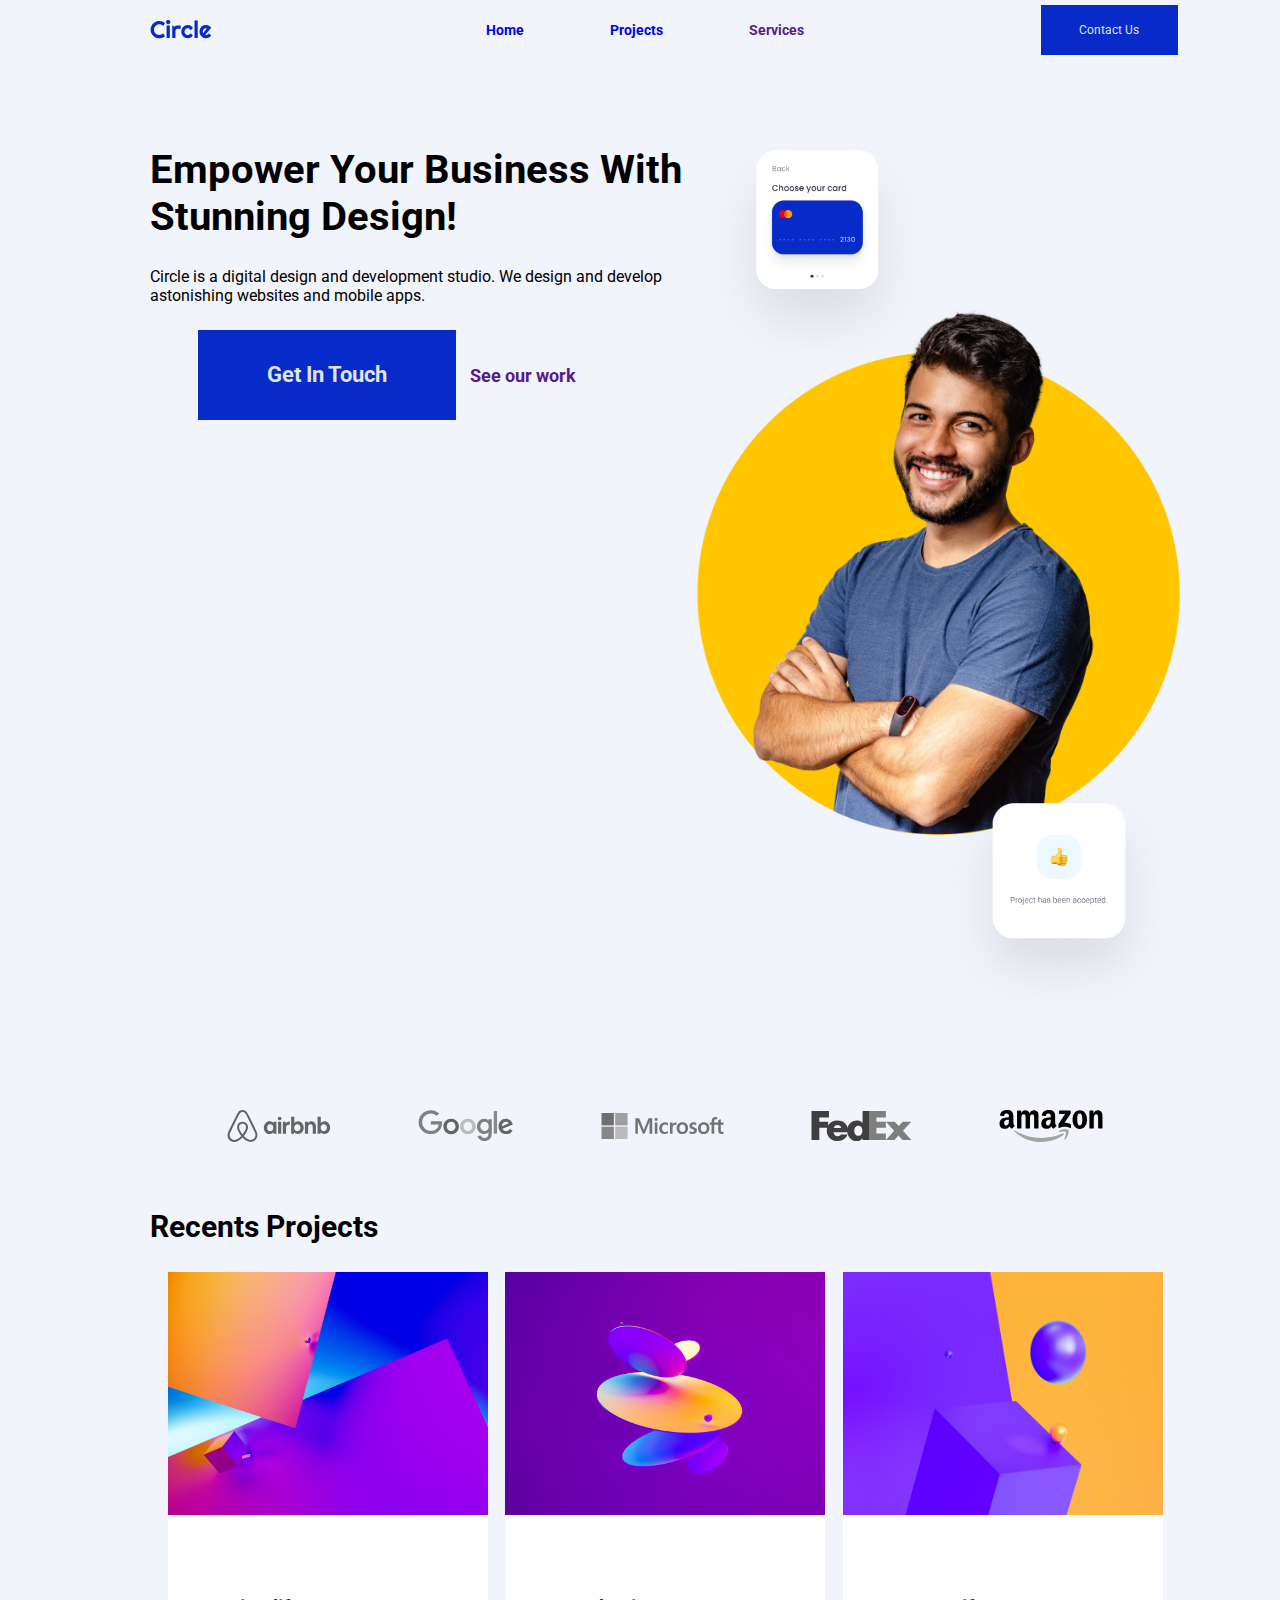
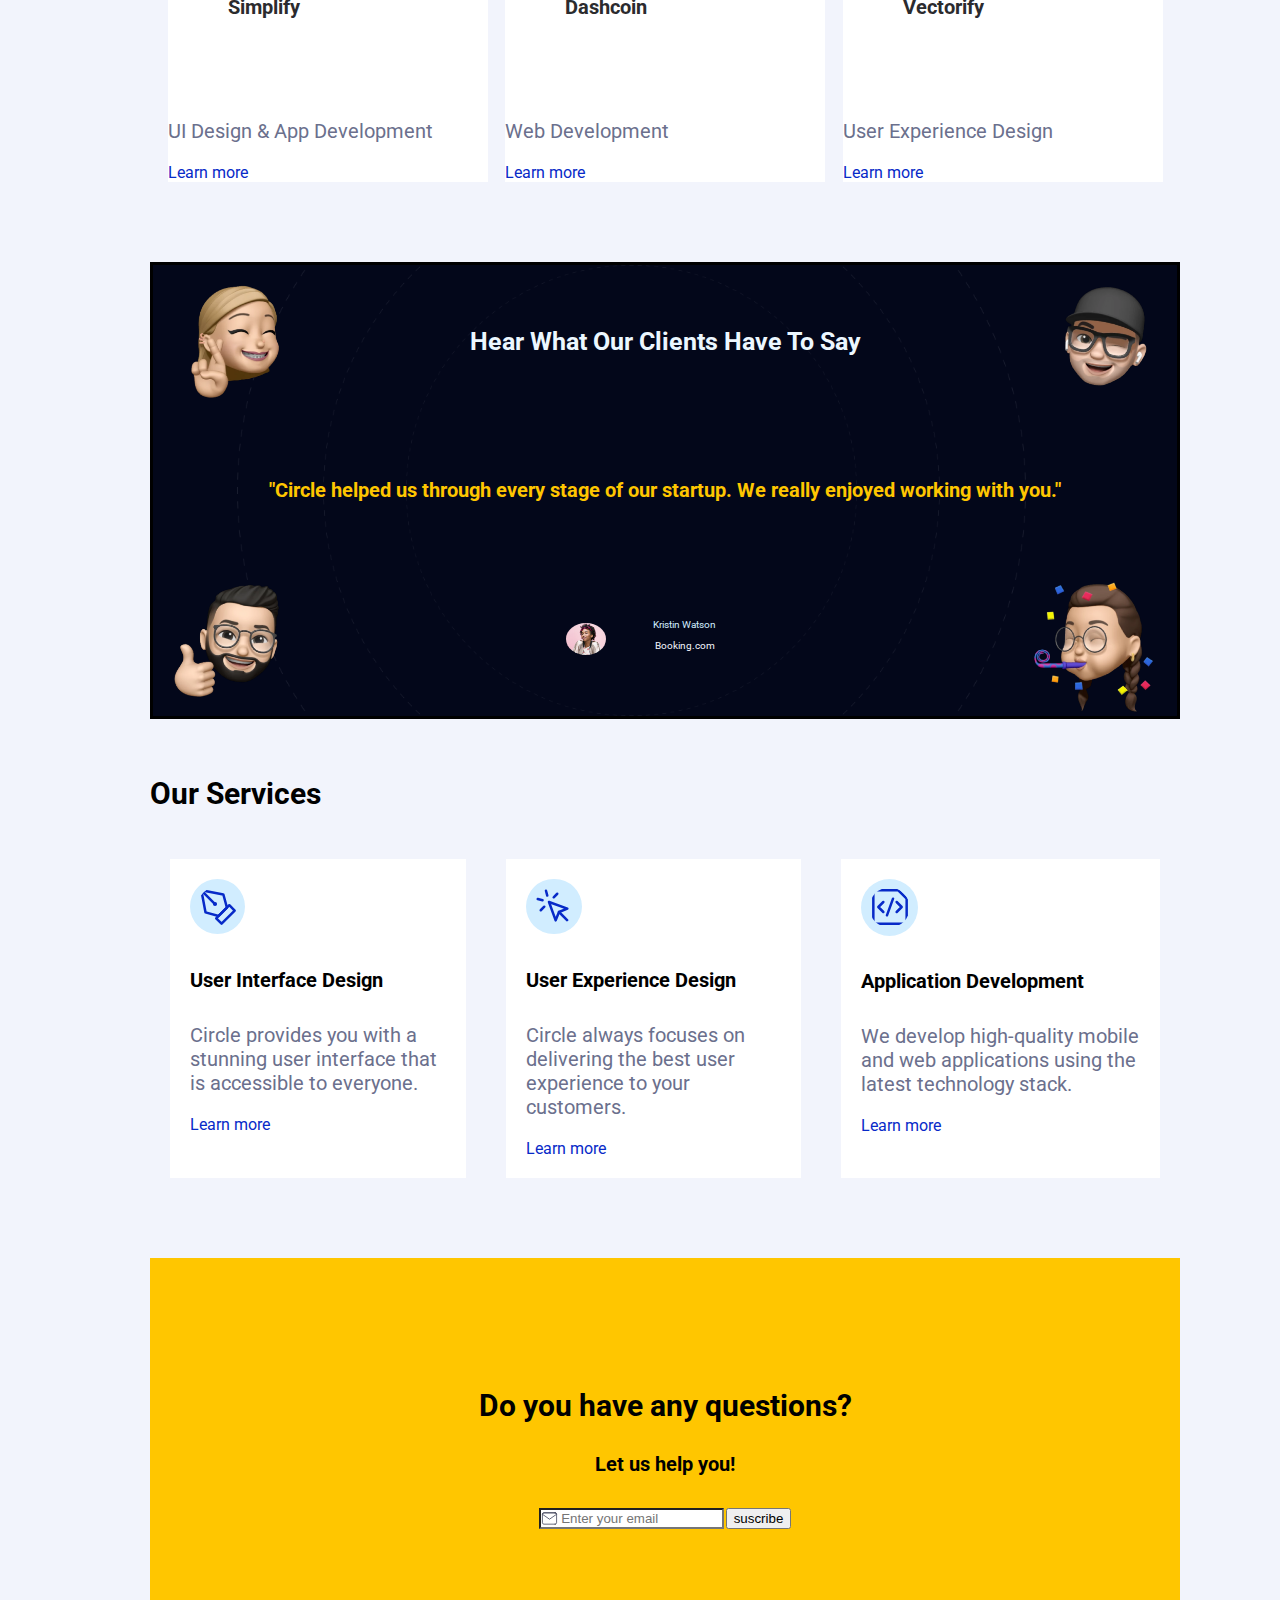
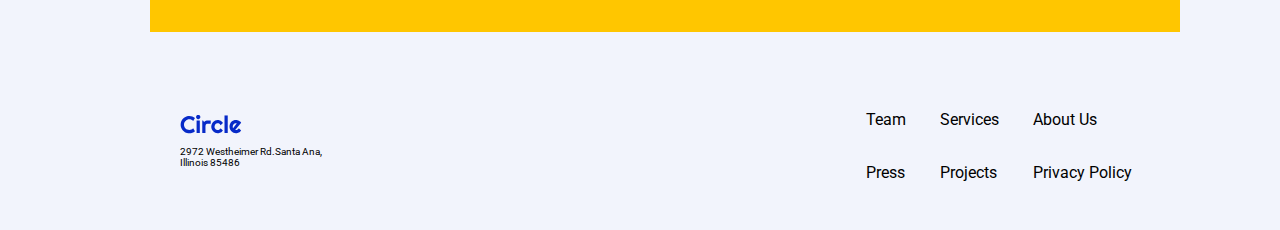
<file: index.html>
<!DOCTYPE html>
<html lang="en">

<head>
    <meta charset="UTF-8" />
    <meta name="viewport" content="width=device-width, initial-scale=1.0" />
    <meta http-equiv="X-UA-Compatible" content="ie=edge" />
    <title>Homepage</title>
    <link rel="stylesheet" href="homepage.css">

</head>

<body>
    <!-- PART 1 -->
    <nav class="menu">

        <a href="Circle"><img src="/project-assets/logos/circle.svg" alt=""></a>

        <ul>
            <li><a href="index.html">Home</a></li>
            <li><a href="project.html">Projects</a></li>
            <li><a href="">Services</a></li>
        </ul>
        <div>
            <a class="blue-button" href="contact-us.html">Contact Us</a>
        </div>

    </nav>

    <!-- PART 2 -->

    <main>
        <section class="hero-section">

            <div class="empower-your">
                <h1>Empower Your Business With Stunning Design!</h1>
                <p id="description-circle">Circle is a digital design and development studio. We design and develop
                    astonishing websites and
                    mobile apps.</p>
                <ul>
                    <li><a class="blue-button" href="">Get In Touch</a></li>
                    <li><a href="">See our work</a></li>
                </ul>

            </div>

            <div class="happy-guy">
                <img id="blue-card" src="/project-assets/hero-section/card-1.png" alt="payment card">
                <img id="thumb-up" src="/project-assets/hero-section/card-2.png" alt="project accepted">



            </div>
        </section>
        <!-- PART 3 -->

        <section class="logos">

            <img class="logo" src="/project-assets/logos/airbnb-logo.svg" alt="airbnb logo">
            <img class="logo" src="/project-assets/logos/google-logo.svg" alt="google logo">
            <img class="logo" src="/project-assets/logos/microsoft-logo.svg" alt="microsoft logo">
            <img class="logo" src="/project-assets/logos/fedex-logo.svg" alt="FedEx logo">
            <img class="logo" src="/project-assets/logos/amazon-logo.svg" alt="amazon logo">
        </section>

        <!-- PART 4 -->
        <section class="projects-section">
            <h3>Recents Projects</h3>
            <div class="projects-container">
                <div class="projet">
                    <img src="/project-assets/projects-section/1.jpg" alt="one">
                    <p class="body-intro-text">Simplify</p>
                    <p class="bit20r">UI Design & App Development</p>
                    <a href="" class="learn-more">Learn more</a>
                </div>
                <div class="projet">
                    <img src="/project-assets/projects-section/2.jpg" alt="one">
                    <p class="body-intro-text"> Dashcoin </p>
                    <p class="bit20r">Web Development</p>
                    <a href="" class="learn-more">Learn more</a>

                </div>
                <div class="projet">
                    <img src="/project-assets/projects-section/3.jpg" alt="one">
                    <p class="body-intro-text">Vectorify</p>
                    <p class="bit20r">User Experience Design</p>
                    <a href="" class="learn-more">Learn more</a>
                </div>
            </div>

        </section>

        <!-- PART 5 -->

        <section class="testimonial-section">

            <div class="line-one">
                <img src="/project-assets/testimonial-section/memoji-1.png" alt="emoji">
                <h4> Hear What Our Clients Have To Say</h4>
                <img src="/project-assets/testimonial-section/memoji-2.png" alt="emoji">
            </div>

            <div class="line-two">
                <quote class="Circle">"Circle helped us through every stage of our startup. We really enjoyed working
                    with
                    you."</quote>
            </div>

            <div class="line-three">
                <img src="/project-assets/testimonial-section/memoji-3.png" alt="emoji">
                <div class="miss-kristin">
                    <img id="kristin-img" src="/project-assets/testimonial-section/profile.png" alt="img">
                    <p class="kristin">Kristin Watson</p>
                    <p class="booking">Booking.com</p>
                </div>
                <img src="/project-assets/testimonial-section/memoji-4.png" alt="emoji">
            </div>

        </section>
        <!-- PART 6 -->

        <section>
            <h3>Our Services</h3>
            <div class="ourServices-container">
                <div class="service">
                    <img src="/project-assets/services-section/icons/1.svg" alt="icon">
                    <h5 class="text-title">User Interface Design</h5>
                    <p class="service-text bit20r">Circle provides you with a stunning user interface that is accessible
                        to
                        everyone.</p>
                    <a href="" class="learn-more">Learn more</a>

                </div>
                <div class="service">
                    <img src="/project-assets/services-section/icons/2.svg" alt="icon">
                    <h5 class="text-title">User Experience Design</h5>
                    <p class="service-text bit20r">Circle always focuses on delivering the best user experience to your
                        customers.
                    </p>
                    <a href="" class="learn-more">Learn more</a>

                </div>

                <div class="service">
                    <img src="/project-assets/services-section/icons/3.svg" alt="icon">
                    <h5 class="text-title">Application Development</h5>
                    <p class="service-text bit20r">We develop high-quality mobile and web applications using the latest
                        technology
                        stack.</p>
                    <a href="" class="learn-more">Learn more</a>

                </div>
            </div>

        </section>

        <!-- PART 7 -->
        <section class="yellow-section">
            <h3 id="questions">Do you have any questions?</h3>
            <h5>Let us help you!</h5>


            <div class="subscription">
                <input id="mail" type="email" placeholder="     Enter your email" required />
                <input type="submit" class="btn" value="suscribe">
                <!-- rectify the letter icon position  -->

            </div>


        </section>

        <!-- PART 8 -->
    </main>
    <footer class="footer-links">
        <div>
            <img src="/project-assets/logos/circle.svg" alt="logo">
            <p class="adresse">2972 Westheimer Rd.Santa Ana,<br> Illinois 85486</p>
        </div>
        <table class="footer-table">
            <tr>
                <td>Team</td>
                <td>Services</td>
                <td>About Us</td>
            </tr>
            <tr>
                <td>Press</td>
                <td>Projects</td>
                <td>Privacy Policy</td>
            </tr>
        </table>

    </footer>
</body>
</file>
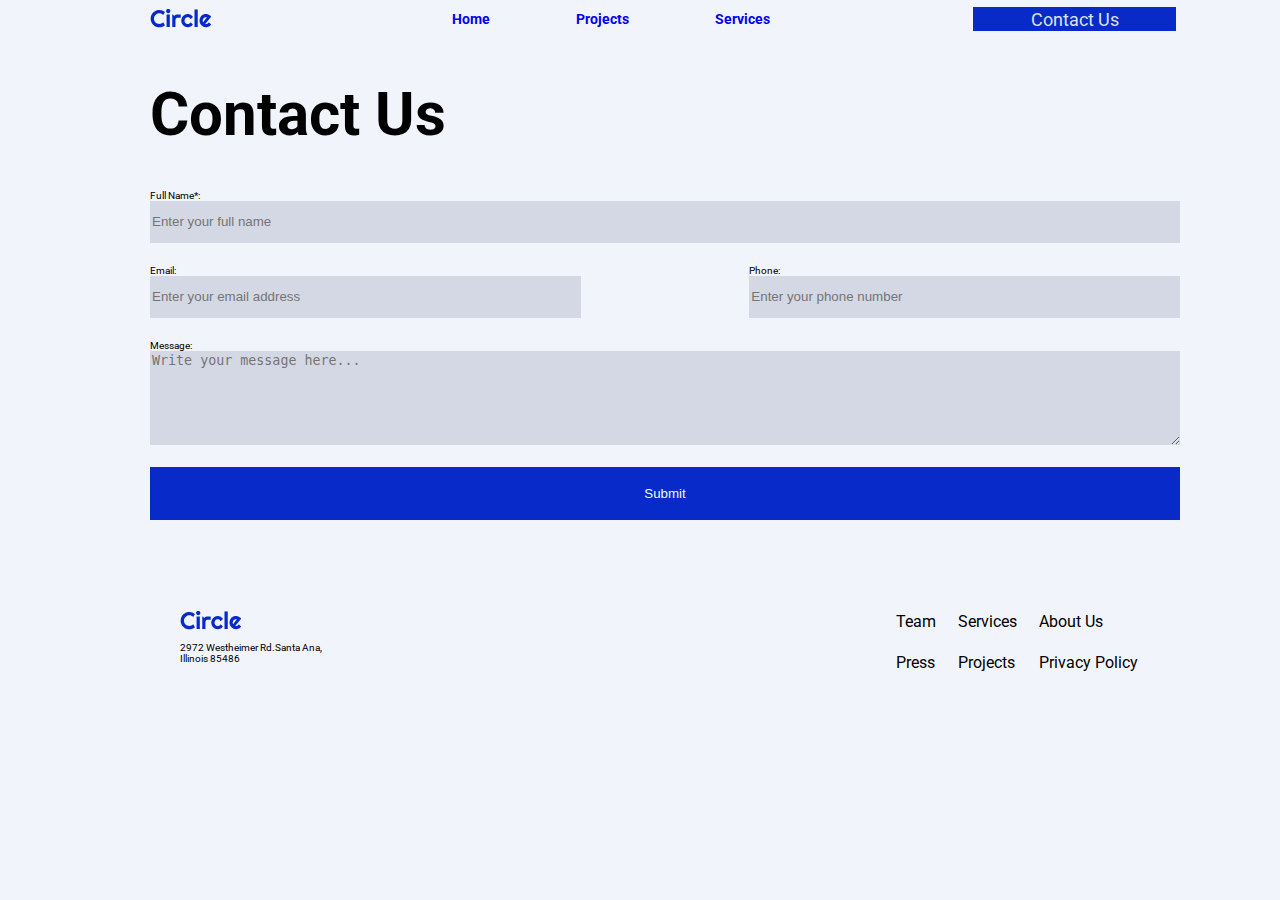
<file: contact-us.html>
<!DOCTYPE html>
<html lang="en">

<head>
    <meta charset="UTF-8" />
    <meta name="viewport" content="width=device-width, initial-scale=1.0" />
    <meta http-equiv="X-UA-Compatible" content="ie=edge" />
    <title>Contact Us</title>
    <link rel="stylesheet" href="contact-us.css">

</head>

<body>
    <!-- PART 1 -->
    <nav class="menu">

        <a href="Circle"><img src="/project-assets/logos/circle.svg" alt=""></a>

        <ul>
            <li><a href="Home">Home</a></li>
            <li><a href="Projects">Projects</a></li>
            <li><a href="Services">Services</a></li>
        </ul>
        <div>
            <a class="blue-button" href="Contact Us">Contact Us</a>
        </div>

    </nav>

    <!-- PART 2 -->

    <h1>Contact Us</h1>
    <div class="container">
        <form action="/some-url" onsubmit="return validateForm()" method="post">

            <label for="name">Full Name*:</label>
            <input type="text" name="name" id="name" required="true" placeholder="Enter your full name">

            <br><br>

            <div class="mail-phone">
                <div id="mail">
                    <label for="email">Email: </label>
                    <input type="email" id="email" placeholder="Enter your email address">
                </div>
                <div id="phone">
                    <label for="phone">Phone:</label>
                    <input type="tel" id="phone" placeholder="Enter your phone number">
                </div>
            </div>
            <br><br>

            <label for="message">Message:</label>

            <textarea id="message" name="message" rows="6" placeholder="Write your message here..."></textarea>

            <br><br>
            <button type="submit"> Submit </button>


        </form>
    </div>


    <!-- PART 3 -->
    </main>
    <footer class="footer-links">
        <div>
            <img src="/project-assets/logos/circle.svg" alt="logo">
            <p class="adresse">2972 Westheimer Rd.Santa Ana,<br> Illinois 85486</p>
        </div>
        <table class="footer-table">
            <tr>
                <td> Team</td>
                <td>Services</td>
                <td>About Us</td>
            </tr>
            <tr>
                <td>Press</td>
                <td>Projects</td>
                <td>Privacy Policy</td>
            </tr>
        </table>
    </footer>

    <script src="contact.js"></script>
</body>
</file>
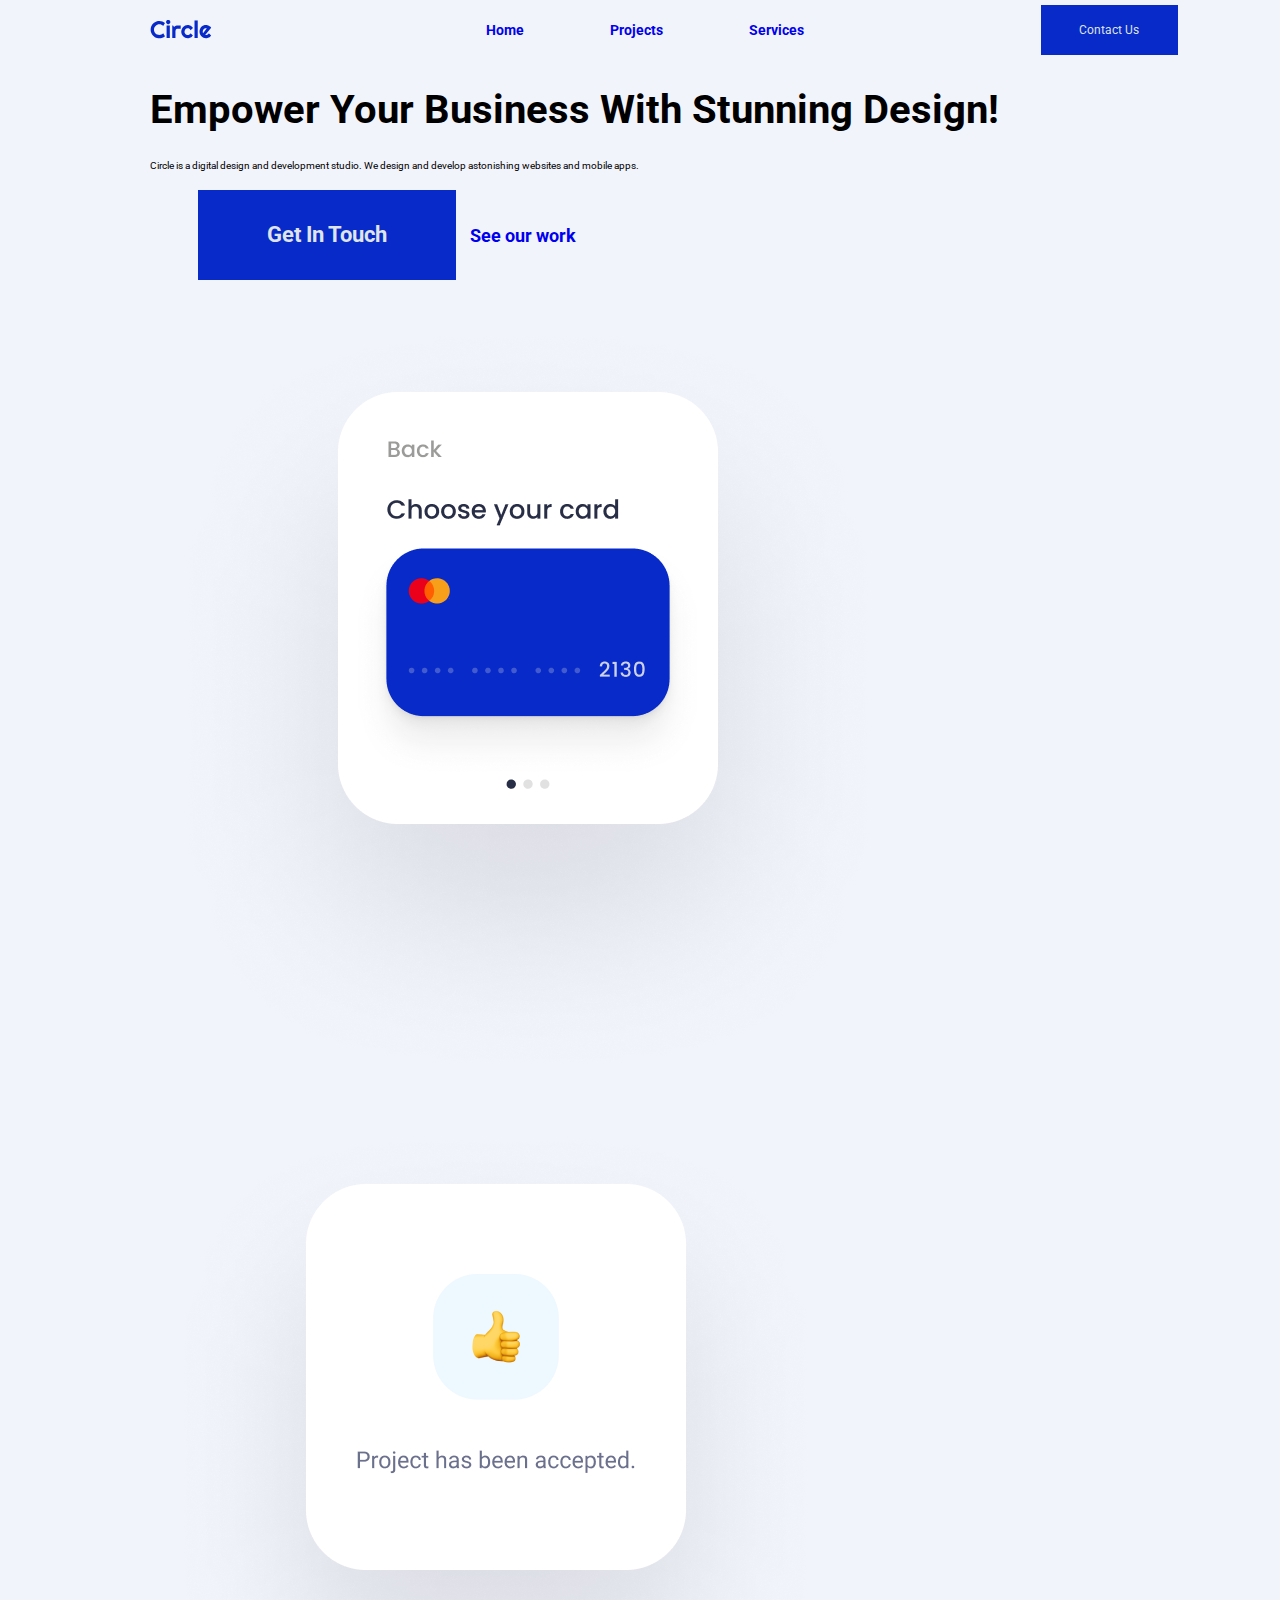
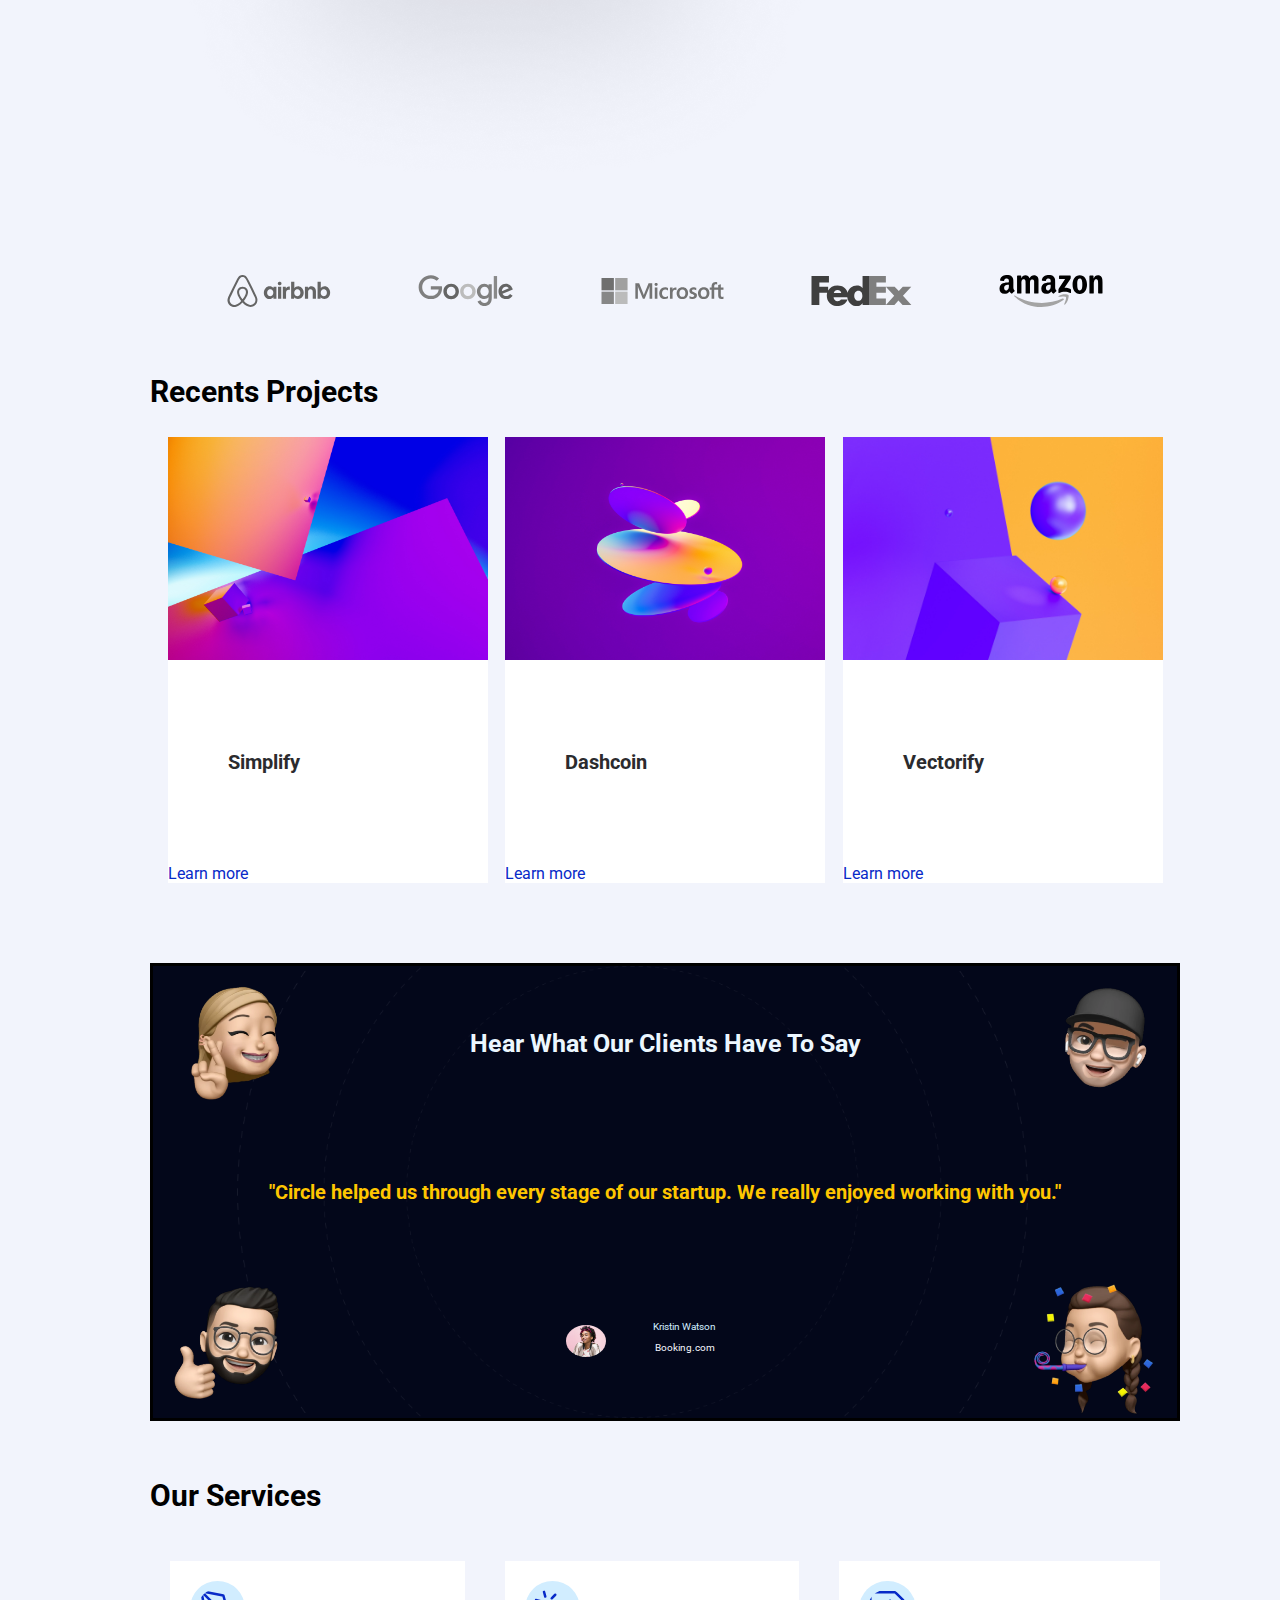
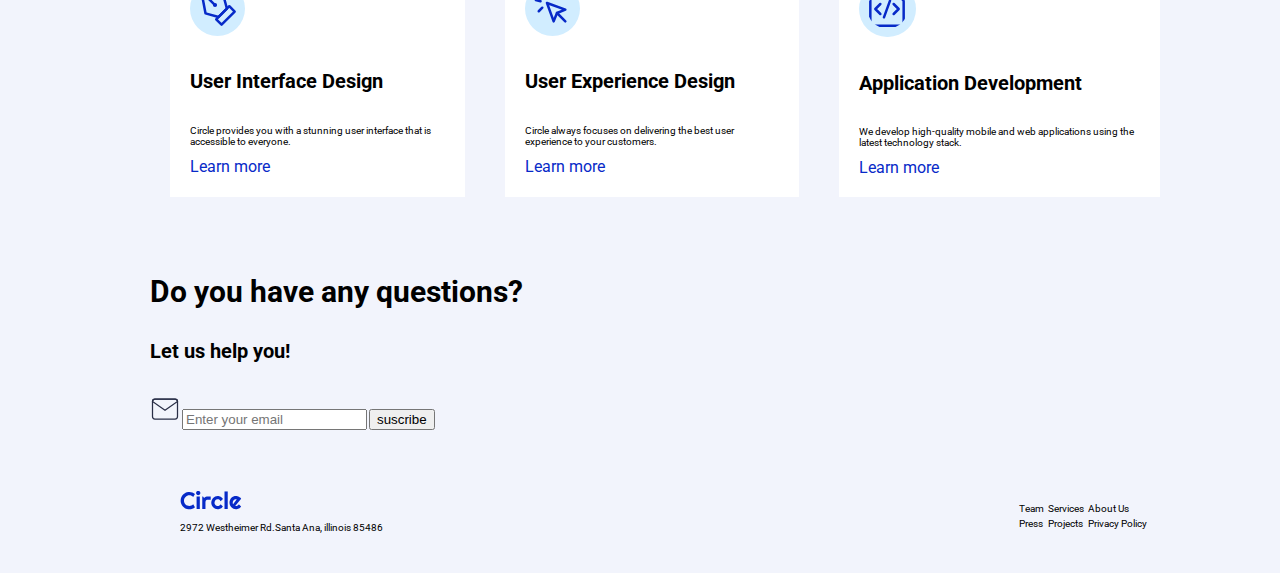
<file: homepage.html>
<!DOCTYPE html>
<html lang="en">

<head>
    <meta charset="UTF-8" />
    <meta name="viewport" content="width=device-width, initial-scale=1.0" />
    <meta http-equiv="X-UA-Compatible" content="ie=edge" />
    <title>Homepage</title>
    <link rel="stylesheet" href="homepage.css">

</head>

<body>
    <nav class="menu">
        
        <a href="Circle"><img src="/project-assets/logos/circle.svg" alt=""></a>
    
        <ul>
            <li><a href="Home">Home</a></li> 
            <li><a href="Projects">Projects</a></li>
            <li><a href="Services">Services</a></li>
        </ul>
        <div >
            <a class="blue-button" href="Contact Us">Contact Us</a>
        </div>

    </nav>



    <main>
        <section class="hero-Section">

            <div class="empower-your">
                <h1>Empower Your Business With Stunning Design!</h1>
                <p>Circle is a digital design and development studio. We design and develop astonishing websites and
                    mobile apps.</p>
                <ul>
                    <li><a class="blue-button" href="Get in touch">Get In Touch</a></li>

                    <li><a href="See our work">See our work</a></li>

                </ul>

            </div>

            <div class="Happy-guy">
                <img src="/project-assets/hero-section/card-1.png" alt="payment card">
                <img src="/project-assets/hero-section/card-2.png" alt="project accepted">



            </div>
        </section>

        <section class="logos">

            <img class="logo" src="/project-assets/logos/airbnb-logo.svg" alt="airbnb logo">
            <img class="logo" src="/project-assets/logos/google-logo.svg" alt="google logo">
            <img class="logo" src="/project-assets/logos/microsoft-logo.svg" alt="microsoft logo">
            <img class="logo" src="/project-assets/logos/fedex-logo.svg" alt="FedEx logo">
            <img class="logo" src="/project-assets/logos/amazon-logo.svg" alt="amazon logo">
        </section>


        <section class="projects-section">
            <h3>Recents Projects</h3>
            <div class="projects-container">
            <div class="projet">
                <img src="/project-assets/projects-section/1.jpg" alt="one">
                <p class="body-intro-text">Simplify</p>
                <a href="" class="learn-more">Learn more</a>
            </div>
            <div class="projet">
                <img src="/project-assets/projects-section/2.jpg" alt="one">
                <p class="body-intro-text"> Dashcoin </p>
                <a href="" class="learn-more">Learn more</a>

            </div>
            <div class="projet">
                <img src="/project-assets/projects-section/3.jpg" alt="one">
                <p class="body-intro-text">Vectorify</p>
                <a href="" class="learn-more">Learn more</a>
            </div>
        </div>

        </section>

        <section class="testimonial-section">
            
            <div class="line-one">
                <img src="/project-assets/testimonial-section/memoji-1.png" alt="emoji">
                <h4> Hear What Our Clients Have To Say</h4>
                <img src="/project-assets/testimonial-section/memoji-2.png" alt="emoji">
            </div>

            <div class="line-two">
                <quote class="Circle">"Circle helped us through every stage of our startup. We really enjoyed working with
                    you."</quote>
            </div>

            <div class="line-three">
                <img src="/project-assets/testimonial-section/memoji-3.png" alt="emoji">
                <div class="miss-kristin">
                    <img id="kristin-img"src="/project-assets/testimonial-section/profile.png" alt="img">
                    <p class="kristin">Kristin Watson</p>
                    <p class="booking">Booking.com</p>
                </div>
                <img src="/project-assets/testimonial-section/memoji-4.png" alt="emoji">
            </div>

        </section>


        <section class="Our-Services">
            <h3>Our Services</h3>
            <div class="ourServices-container">
            <div class="service">
                <img src="/project-assets/services-section/icons/1.svg" alt="icon">
                <h5 class="text-title">User Interface Design</h5>
                <p class="service-text">Circle provides you with a stunning user interface that is accessible to
                    everyone.</p>
                <a href="" class="learn-more">Learn more</a>

            </div>
            <div class="service">
                <img src="/project-assets/services-section/icons/2.svg" alt="icon">
                <h5 class="text-title">User Experience Design</h5>
                <p class="service-text">Circle always focuses on delivering the best user experience to your customers.
                </p>
                <a href="" class="learn-more">Learn more</a>

            </div>

            <div class="service">
                <img src="/project-assets/services-section/icons/3.svg" alt="icon">
                <h5 class="text-title">Application Development</h5>
                <p class="service-text">We develop high-quality mobile and web applications using the latest technology
                    stack.</p>
                <a href="" class="learn-more">Learn more</a>

            </div>
        </div>

        </section>

        <section class="yellow-Section">
            <h3>Do you have any questions?</h3>
            <h5>Let us help you!</h5>


            <div class="subscription">

                <img src="/project-assets/newsletter/icon/mail.svg" alt="img">
                <input type="email" placeholder="Enter your email" required />
                <input type="submit" class="btn" value="suscribe">
                <!-- rectify the letter icon position  -->

            </div>


        </section>
    </main>
    <footer class="footer-links">
        <div>
            <img src="/project-assets/logos/circle.svg" alt="">
            <p class="adresse">2972 Westheimer Rd.Santa Ana, illinois 85486</p>
        </div>
        <table>
            <tr>
                <td> Team</td>
                <td>Services</td>
                <td>About Us</td>
            </tr>
            <tr>
                <td>Press</td>
                <td>Projects</td>
                <td>Privacy Policy</td>
            </tr>
        </table>

    </footer>
</body>
</file>
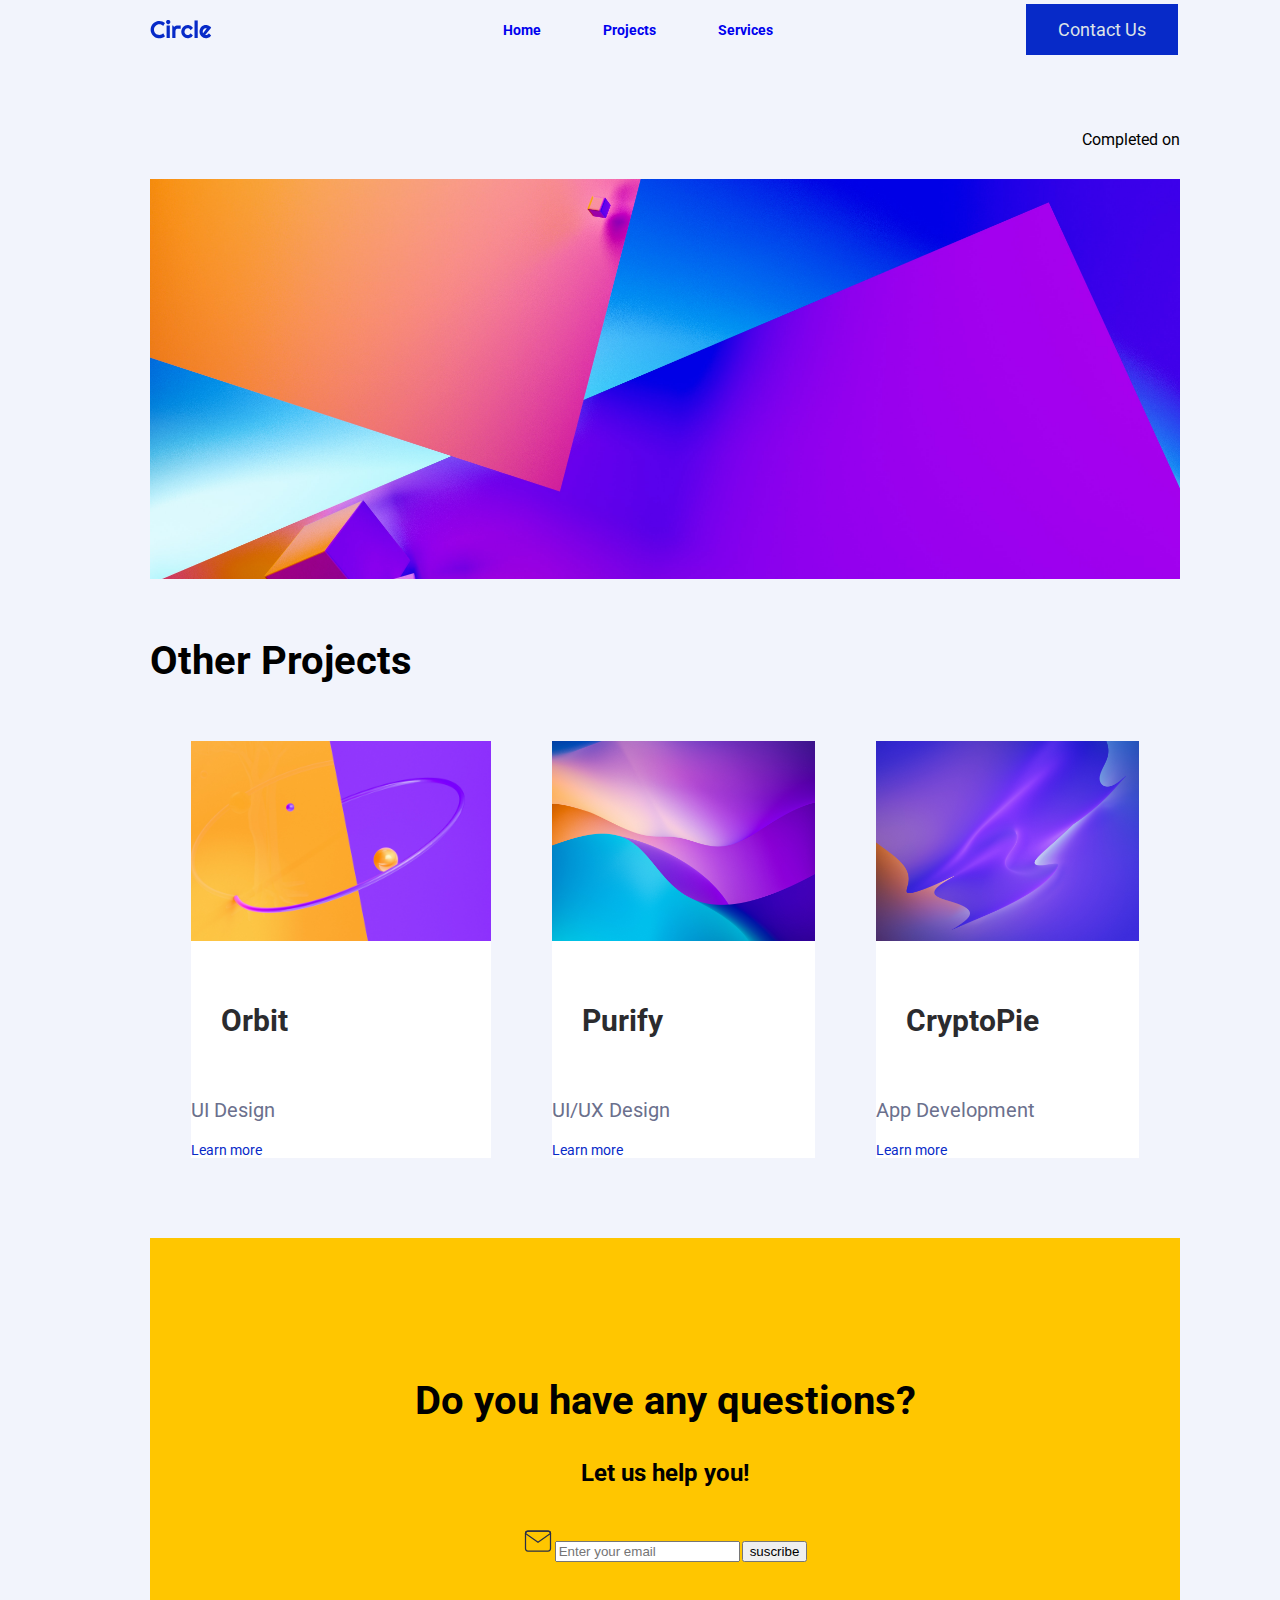
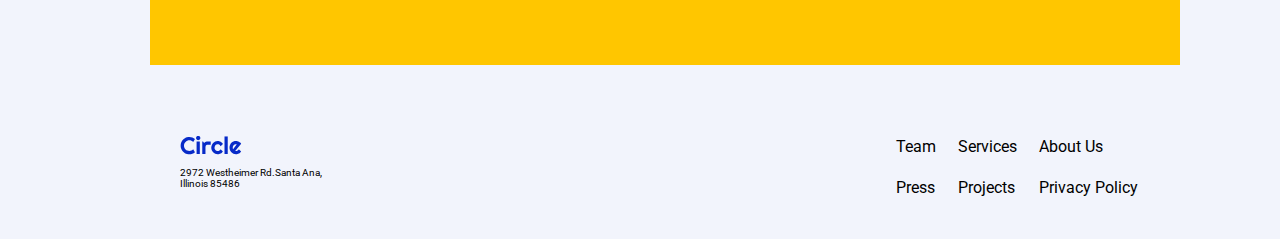
<file: project.html>
<!DOCTYPE html>
<html lang="en">

<head>
    <meta charset="UTF-8" />
    <meta name="viewport" content="width=device-width, initial-scale=1.0" />
    <meta http-equiv="X-UA-Compatible" content="ie=edge" />
    <title>Projects</title>
    <link rel="stylesheet" href="project.css">

</head>

<body>
    <!-- PART 1 -->
    <nav class="menu">

        <a href="Circle"><img src="/project-assets/logos/circle.svg" alt=""></a>

        <ul>
            <li><a href="Home">Home</a></li>
            <li><a href="Projects">Projects</a></li>
            <li><a href="Services">Services</a></li>
        </ul>
        <div>
            <a class="blue-button" href="Contact Us">Contact Us</a>
        </div>

    </nav>

    <!-- PART 2 -->
    <section class="main-section">

        <h1 id="project-title"></h1>

        <div class="subtitle">
            <h5 id="project-subtitle"></h5>
            <div id="completed-date">
                <span id="completed">Completed on </span>
                <span id="date"></span>
            </div>
           
            
        </div>

        <img id="image1" src="/project-assets/projects-section/1.jpg" alt="image">
        <article id="project-content"></article>

    </section>

    <!-- PART 3 -->

    <section class="other-projects">

        <h3>Other Projects</h3>
        <div class="projects-container">
            <div class="projet">
                <img src="/project-assets/projects-section/4.jpg" alt="img">
                <p class="body-intro-text">Orbit</p>
                <p class="bit20r">UI Design</p>
                <a href="" class="learn-more">Learn more</a>
            </div>
            <div class="projet">
                <img src="/project-assets/projects-section/5.jpg" alt="img">
                <p class="body-intro-text"> Purify </p>
                <p class="bit20r">UI/UX Design</p>
                <a href="" class="learn-more">Learn more</a>

            </div>
            <div class="projet">
                <img src="/project-assets/projects-section/6.jpg" alt="img">
                <p class="body-intro-text">CryptoPie</p>
                <p class="bit20r">App Development</p>
                <a href="" class="learn-more">Learn more</a>
            </div>
        </div>
    </section>

    <!-- PART 4 -->
    <section class="yellow-section">
        <h3 id="questions">Do you have any questions?</h3>
        <h5>Let us help you!</h5>


        <div class="subscription">

            <img src="/project-assets/newsletter/icon/mail.svg" alt="img">
            <input type="email" placeholder="Enter your email" required />
            <input type="submit" class="btn" value="suscribe">
            <!-- rectify the letter icon position  -->

        </div>


    </section>

    <footer class="footer-links">
        <div>
            <img src="/project-assets/logos/circle.svg" alt="logo">
            <p class="adresse">2972 Westheimer Rd.Santa Ana,<br> Illinois 85486</p>
        </div>
        <table class="footer-table">
            <tr>
                <td> Team</td>
                <td>Services</td>
                <td>About Us</td>
            </tr>
            <tr>
                <td>Press</td>
                <td>Projects</td>
                <td>Privacy Policy</td>
            </tr>
        </table>
    </footer>

    <!--  DOM manipulation logic -->
    <script src="project.js"></script>
</body>
</file>
<file: homepage.css>
@import url("https://fonts.googleapis.com/css?family=Roboto+Condensed:700|Roboto:100,300,700");

body {
    font-size: 10px;
    margin: 0px 10em 0px 10em;
    padding: 0;
    font-family: Roboto;
    background-color: #F2F4FC;
}

@media (min-width: 1000px) {
    body {
        margin: 0px 100px 0px 150px;
    }
}

@media (max-width: 999px) {
    body {
        margin: 0px 50px 0px 50px;
    }
}

@media (max-width: 350px) {
    body {
        margin: 0;
    }
}

h1 {
    font-size: 4em;
    text-align: left;
    font-weight: bold;

}

h3 {
    font-size: 3em;
    text-align: left;
    line-height: 1em;
    font-weight: bold;
}

h4 {
    font-size: 2.5em;
    text-align: left;
    line-height: 1em;
    font-weight: bold;
}

h5 {
    font-size: 2em;
    line-height: 1em;
    font-weight: bold;
}

h6 {
    font-size: 1em;
    text-align: left;
    line-height: 1em;
    font-weight: bold;
}

a {
    text-decoration: none;
}

.bit20r {
    font-size: 2em;
    color: #6B708D;
}

/* NAV BARRE */
.menu {
    display: flex;
    flex-direction: row;
    justify-content: space-between;
    align-items: center;
}

section {
    margin-bottom: 6em;
}

.menu li {
    display: inline;
    justify-content: space-evenly;
    padding: 3em;
    font-size: 1.4em;
    font-weight: bold;

}

/* HERO SECTION */

.hero-section {
    display: flex;
    flex-direction: row;
    margin-top: 6em;
    margin-bottom: 8em;
}

#description-circle{
    font-size: 1.6em;
}

.empower-your li {
    display: inline;
    text-align: center;
    font-size: 1.8em;
    margin: 0.4em 0.2em;
    font-weight: bold;
    color: rgb(222, 228, 231);
}

.happy-guy {
    background-image: url(/project-assets/hero-section/hero-image.png);
    background-size: contain;
    background-position: center;
    background-repeat: no-repeat;
    position: relative;
    margin: 0%;
    padding: 0;
    height: 100vh;
    
}


.happy-guy img {
    width: 50%;
    padding: 0;
    margin: 0;
}

#thumb-up {
    position: absolute;
    bottom: 0;
    right: 0;
}





/* Logos */

.logos {
    display: flex;
    flex-direction: row;
    justify-content: space-evenly;
    filter: grayscale();
    align-items: center;
}

.logos img {
    margin: 1em;
}

/* RECENT PROJECTS */

.projects-container {
    display: flex;
    flex-direction: row;
    justify-content: space-evenly;
}

.projet {
    display: flex;
    flex-direction: column;
    justify-content: space-between;
    border-style: none;
    background-color: white;
    margin-bottom: 2em;
    padding: 0;

}

.projet img {
    width: 100%;
    max-width: 320px;
    height: 50%;
    background-color: #6B708D;
}

.body-intro-text {
    padding: 3em;
    color: #2b2b2e;
    font-size: 2em;
    font-weight: bold;
}



.learn-more {
    color: #072AC8;
    font-size: 1.6em;

}


/* testimonial-section */


.testimonial-section {
    background-image: url(/project-assets/testimonial-section/orbit.png);
    background-size: contain;
    border-style: solid;
    background-color: #03071a;
}

.testimonial-section img {
    width: 15%;
    height: 15%;
}

.line-one {
    display: flex;
    flex-direction: row;
    justify-content: space-between;
    color: #ECF7FF;
    align-items: center;
}

.line-two {
    display: flex;
    flex-direction: row;
    justify-content: center;
    text-align: center;
}

.line-three {
    display: flex;
    flex-direction: row;
    justify-content: space-between;
    align-items: center;

}

.kristin {
    color: #D1EDFF;
}

.booking {
    color: #F2F4FC;
}


.miss-kristin {
    width: 20em;
    text-align: center;
    box-sizing: border-box;
    padding: 0.1em;

}

#kristin-img {
    width: 20%;
    height: 20%;
    border-radius: 50%;
    float: left;
    margin-top: 7%;
    margin-bottom: 7%;
    padding: 0%;

}

.Circle {
    padding: 3em;
    color: #FFC600;
    font-size: 2em;
    font-weight: bold;
}


.blue-button {
    background-color: #072AC8;
    border: none;
    color: rgb(222, 228, 231);
    padding: 1.5em 3.2em;
    text-align: center;
    text-decoration: none;
    display: inline-block;
    font-size: 1.2em;
    margin: 0.4em 0.2em;

}

/* OUR SERVICES  */


.ourServices-container {
    display: flex;
    flex-direction: row;
    justify-content: space-evenly;
}

.service {
    background-color: white;
    margin: 2em;
    padding: 2em;
}

.service img{
    background-color: #D1EDFF;
    border-radius: 60%;
    padding: 3%;
}


/* YELLOW SECTION */

#questions {
    text-align: center;
}

.yellow-section {
    background-size: contain;
    background-color: #FFC600;
    text-align: center;
    padding-block: 10%;

}
#mail{
    background-image: url(/project-assets/newsletter/icon/mail.svg);
    background-size: contain;
    background-repeat: no-repeat;
    
}

@media (max-width: 600px) {
   .hero-section, .projects-container, .ourServices-container{
    flex-direction: column;
   }
}

/* FOOTER LINKS */

.footer-links {
    display: flex;
    flex-direction: row;
    justify-content: space-between;
    align-items: center;
    margin: 3em;
}

.footer-table td {
    padding: 1em;
    font-size: 1.6em;

}
</file>
<file: contact-us.css>
@import url("https://fonts.googleapis.com/css?family=Roboto+Condensed:700|Roboto:100,300,700");

body {
    font-size: 10px;
    margin: 0px 10em 0px 10em;
    padding: 0;
    font-family: Roboto;
    background-color: #F2F4FC;
}

@media (min-width: 1000px) {
    body {
        margin: 0px 100px 0px 150px;
    }
}

@media (max-width: 999px) {
    body {
        margin: 0px 50px 0px 50px;
    }
}



h1 {
    font-size: 6em;
    text-align: left;
    font-weight: bold;

}

h3 {
    font-size: 4em;
    text-align: left;
    line-height: 1em;
    font-weight: bold;
}

h4 {
    font-size: 3em;
    text-align: left;
    line-height: 1em;
    font-weight: bold;
}

h5 {
    font-size: 2.4em;
    line-height: 1em;
    font-weight: bold;
}

h6 {
    font-size: 2em;
    text-align: left;
    line-height: 1em;
    font-weight: bold;
}

a {
    text-decoration: none;
}

.bit24m {
    font-size: 2.4em;
    color: black;
}

.bit20r {
    font-size: 2em;
    color: #6B708D;
}


.blue-button {
    background-color: #072AC8;
    border: none;
    color: rgb(222, 228, 231);
    padding: 1.5px 3.2em;
    text-align: center;
    text-decoration: none;
    display: inline-block;
    font-size: 1.8em;
    margin: 0.4em 0.2em;

}

/* NAV BARRE */
.menu {
    display: inline;
    display: flex;
    flex-direction: row;
    justify-content: space-between;
    align-items: center;
}

section {
    margin-bottom: 6em;
    padding-bottom: 4em;
}

.menu li {
    display: inline;
    justify-content: space-evenly;
    padding: 3em;
    font-size: 1.4em;
    font-weight: bold;

}


/* FORM */

form {
    display: flex;
    flex-direction: column;
}



label {
    margin-right: 0;
    margin-left: 0;
    width: 100%;
    display: block;

}

input {
    background-color: #d4d8e4;
    color: white;
    height: 3em;
    border-style: none;
}

.mail-phone {
    display: flex;
    flex-direction: row;
    align-content: stretch;
    justify-content:space-between;
}

#phone input {
    width: 32em; 
    height: 3em;
    }

#mail input {
    width: 32em;
    height: 3em;
}

textarea {
    background-color: #d4d8e4;
    border-style: none;
}

button[type=submit] {
    background-color: #072AC8;
    color: aliceblue;
    border-style: none;
    height: 4em;
}


/* FOOTER LINKS */

.footer-links {
    display: flex;
    flex-direction: row;
    justify-content: space-between;
    align-items: center;
    margin: 30px;
    padding-top: 50px;
}

.footer-table td {
    padding: 10px;
    font-size: 1.6em;

}
</file>
<file: project.css>
@import url("https://fonts.googleapis.com/css?family=Roboto+Condensed:700|Roboto:100,300,700");
/* <link rel="stylesheet" media="(media-features)" href="project.css" /> */



html, body
{
    margin:0;
    padding: 0;
    font-family: Roboto;
    font-size: 10px;
    background-color: #F2F4FC;
}


@media (min-width: 1000px) {
    body{
        margin: 0px 100px 0px 150px;
    }
}

@media (max-width: 999px) {
    body{
        margin: 0px 50px 0px 50px;
    }
}

h1 {
    font-size: 6em;
    text-align: left;
    font-weight: bold;

}

h3 {
    font-size: 4em;
    text-align: left;
    line-height: 1em;
    font-weight: bold;
}

h4 {
    font-size: 3em;
    text-align: left;
    line-height: 1em;
    font-weight: bold;
}

h5 {
    font-size: 2.4em;
    line-height: 1em;
    font-weight: bold;
}

h6 {
    font-size: 20em;
    text-align: left;
    line-height: 1em;
    font-weight: bold;
}

a {
    text-decoration: none;
}

.bit24m {
    font-size: 2.4em;
    color: black;
}

.bit20r {
    font-size: 2em;
    color: #6B708D;
}

/* NAV BARRE */
.menu {
    display: inline;
    display: flex;
    flex-direction: row;
    justify-content: space-between;
    align-items: center;
}

section {
    margin-bottom: 60px;
}

.menu li {
    display: inline;
    justify-content: space-evenly;
    padding: 30px;
    font-size: 14px;
    font-weight: bold;

}

/* SIMPLIFY */

.subtitle {
    align-items: center;
    display: flex;
    flex-direction: row;
    justify-content: space-between;
}


#image1 {
    width: 100%;
    object-fit: cover;
    height: 400px;
}

#completed {
    font-size: 1.6em;
    color: black;

}

#date {
    font-size: 1.6em;
    color: #6B708D;
}

#project-content{
    font-size: 1.6em;
}


/* OTHER PROJECTS */

.projects-container {
    display: flex;
    flex-direction: row;
    justify-content: space-evenly;
}

.projet {
    border-style: none;
    background-color: white;
    margin: 20px;
}

.projet img {
    width: 100%;
    height: 200px;
}

.body-intro-text {
    padding: 30px;
    color: #2b2b2e;
    font-size: 3em;
    font-weight: bold;
}


.learn-more {
    color: #072AC8;
    font-size: 1.4em;
}



.blue-button {
    background-color: #072AC8;
    border: none;
    color: rgb(222, 228, 231);
    padding: 15px 32px;
    text-align: center;
    text-decoration: none;
    display: inline-block;
    font-size: 1.8em;
    margin: 4px 2px;

}


/* YELLOW SECTION */

#questions {
    text-align: center;
}

.yellow-section {
    background-size: contain;
    background-color: #FFC600;
    text-align: center;
    padding-block: 10%;

}

/* FOOTER LINKS */

.footer-links {
    display: flex;
    flex-direction: row;
    justify-content: space-between;
    align-items: center;
    margin: 30px;
}

.footer-table td {
    padding: 10px;
    font-size: 1.6em;

}
</file>
